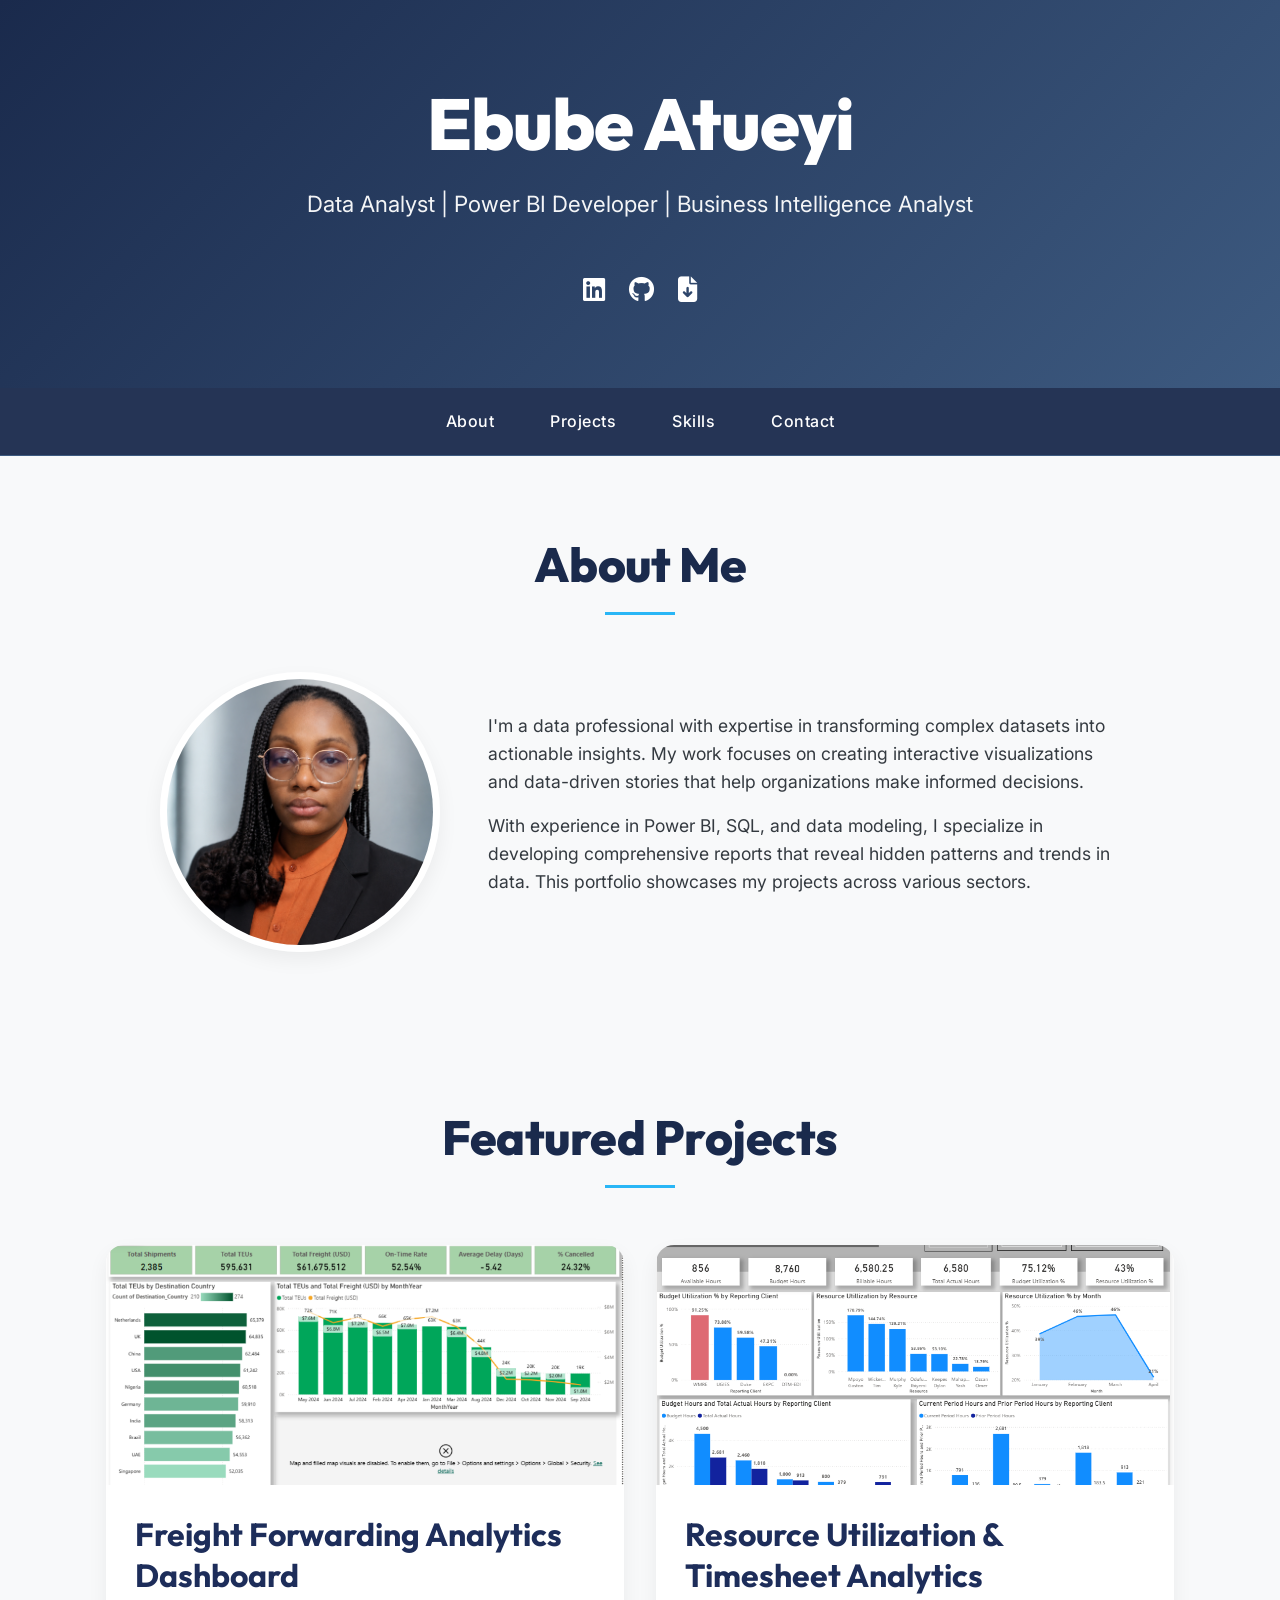
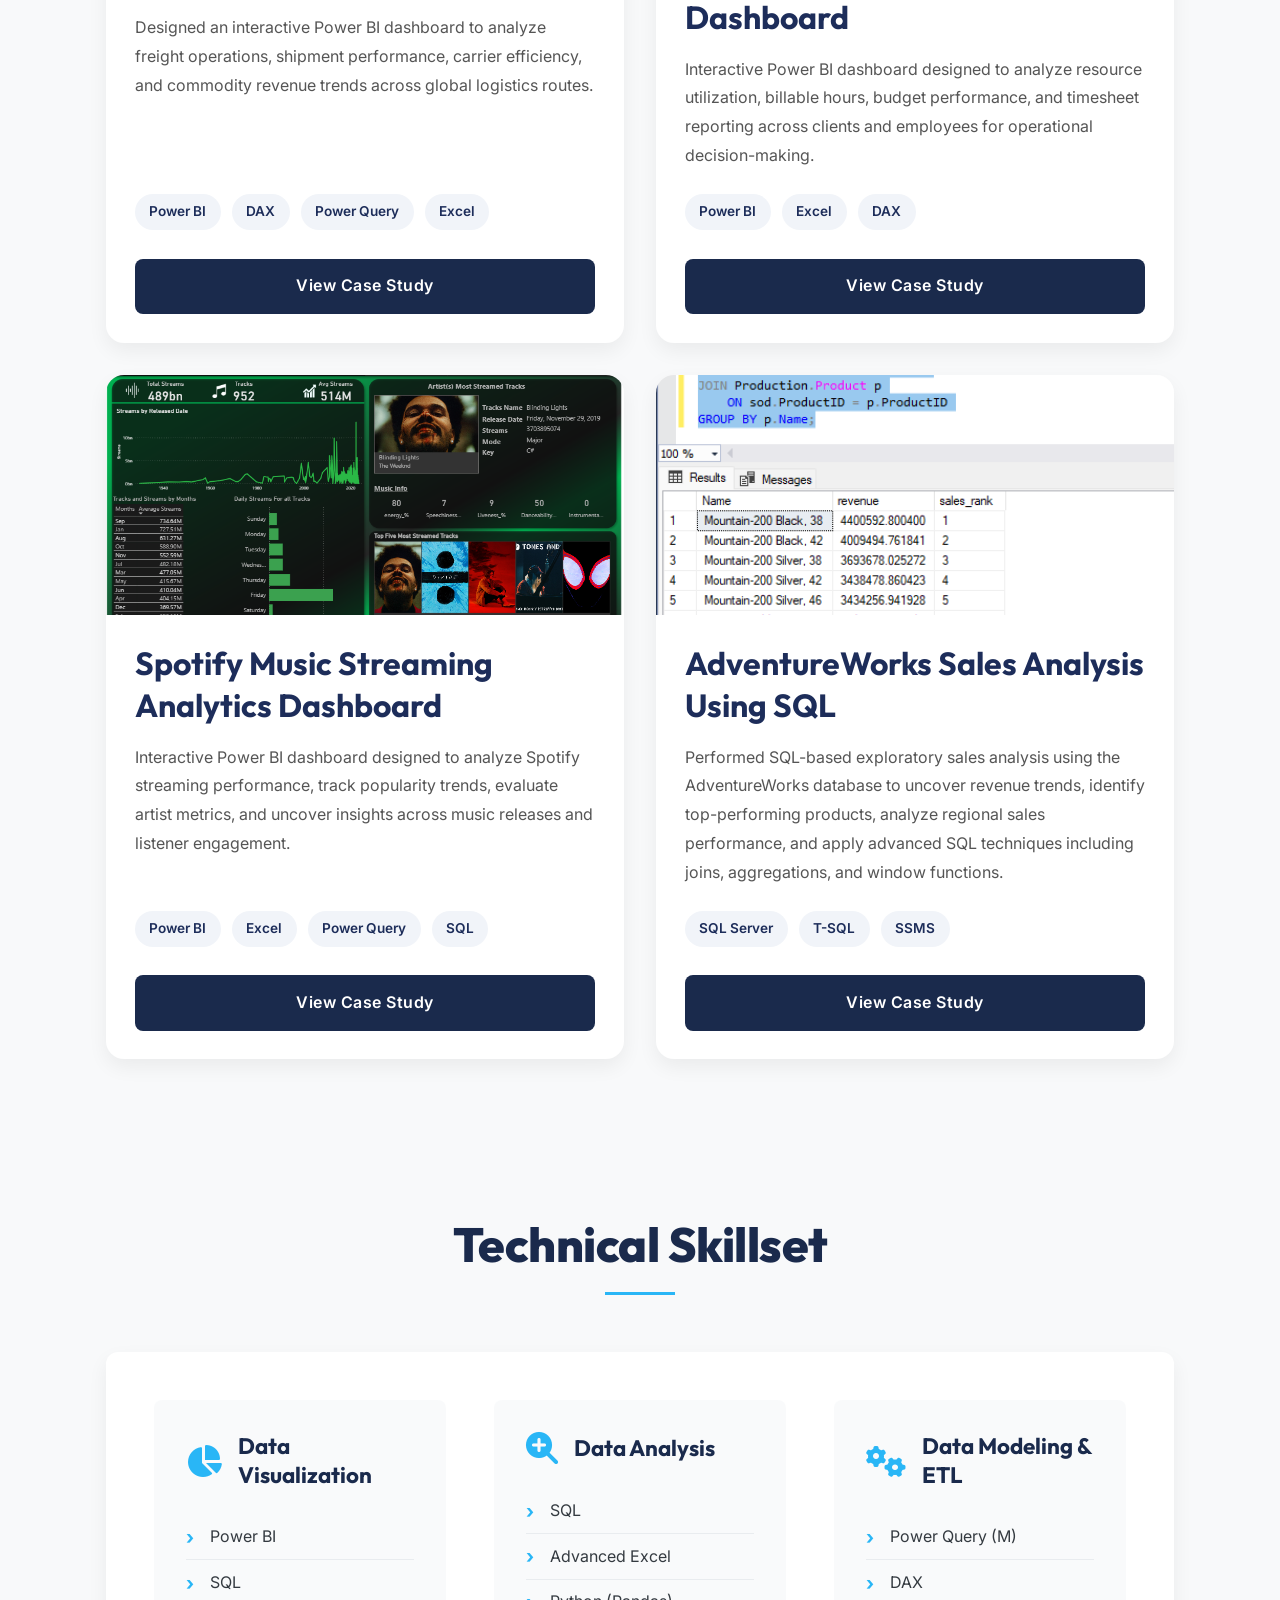
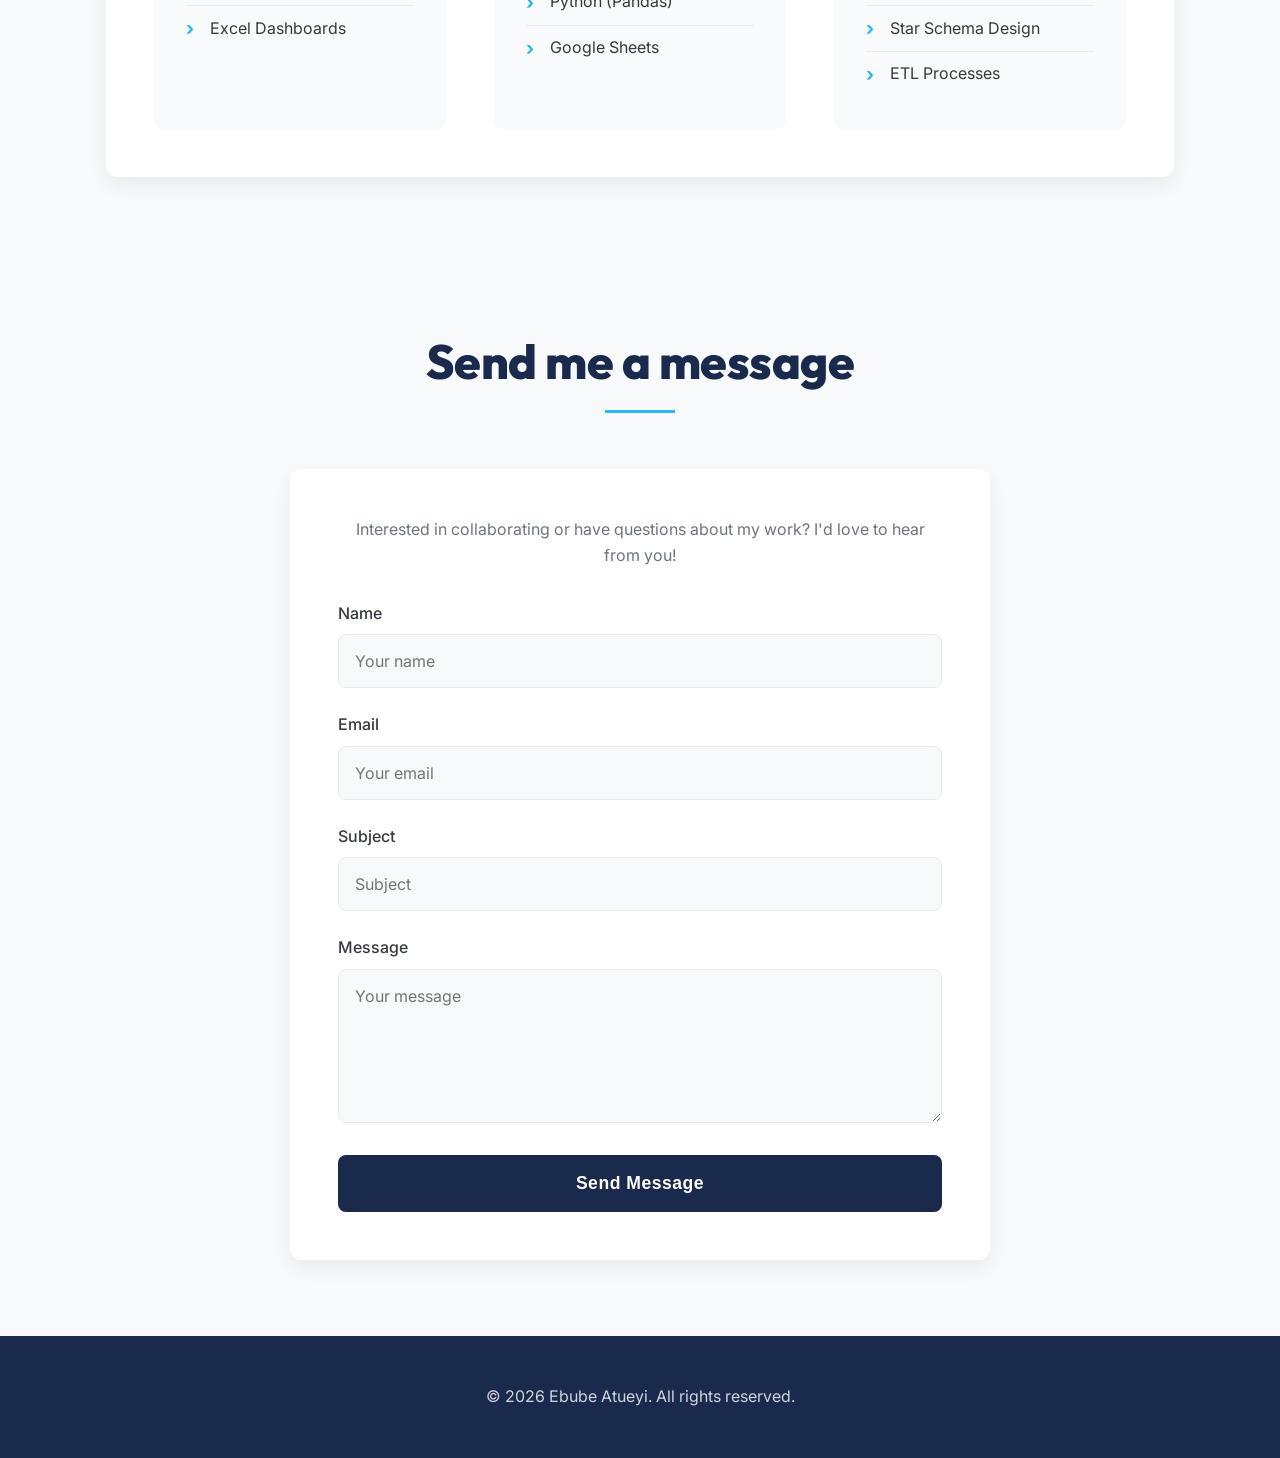
<file: index.html>
<!DOCTYPE html>
<html lang="en">

<head>
    <meta charset="UTF-8">
    <meta name="viewport" content="width=device-width, initial-scale=1.0">

    <!--💡UPDATE: Change the title to your name-->
    <title>Ebube Atueyi | Data Analysis Portfolio</title>

    <!--💡UPDATE: Add your favicon here. You can generate one at realfavicongenerator.net-->
    <link rel="icon" type="image/png" href="/favicon-32x32.png">
    <link rel="apple-touch-icon" href="/favicon-32x32.png">

    <!-- Google Fonts for Elegant Typography -->
    <link rel="preconnect" href="https://fonts.googleapis.com">
    <link rel="preconnect" href="https://fonts.gstatic.com" crossorigin>
    <link
        href="https://fonts.googleapis.com/css2?family=Inter:wght@300;400;500;600&family=Outfit:wght@500;600;700;800&display=swap"
        rel="stylesheet">

    <!-- Font Awesome for Icons -->
    <link rel="stylesheet" href="https://cdnjs.cloudflare.com/ajax/libs/font-awesome/6.4.2/css/all.min.css">

    <!-- Your Stylesheet -->
    <link rel="stylesheet" href="assets/css/style.css">
</head>

<body>

    <!-- HEADER SECTION -->
    <header>
        <div class="container">
            <!--💡UPDATE: Change to your name and title-->
            <h1>Ebube Atueyi</h1>
            <p>Data Analyst | Power BI Developer | Business Intelligence Analyst</p>
            <div class="social-links">
                <!--💡UPDATE: Add your social media links and CV file-->
                <a href="www.linkedin.com/in/ebube-atueyi-4a487623a" target="_blank" title="LinkedIn"><i
                        class="fab fa-linkedin"></i></a>
                <a href="https://github.com/Atueyi" target="_blank" title="GitHub"><i class="fab fa-github"></i></a>
                <a href="assets/Ebube Atueyi Resume.pdf" download title="Download CV"><i
                        class="fas fa-file-arrow-down"></i></a>
            </div>
        </div>
    </header>

    <!-- NAVIGATION -->
    <nav>
        <div class="container">
            <ul>
                <li><a href="#about">About</a></li>
                <li><a href="#projects">Projects</a></li>
                <li><a href="#skills">Skills</a></li>
                <li><a href="#contact">Contact</a></li>
            </ul>
        </div>
    </nav>

    <!-- ABOUT SECTION -->
    <section id="about" class="section">
        <div class="container">
            <h2>About Me</h2>
            <div class="about-content">
                <!--💡UPDATE: Change the image to your own profile photo in assets/images/-->
                <img src="assets/images/1002223525.png" alt="Your Name" class="profile-photo">
                <div class="about-text">
                    <!--💡UPDATE: Write your own 'About Me' text here-->
                    <p> I'm a data professional with expertise in transforming complex datasets into actionable
                        insights. My work focuses on creating interactive visualizations and data-driven stories that
                        help organizations make informed decisions.</p>
                    <p>With experience in Power BI, SQL, and data modeling, I specialize in developing comprehensive
                        reports that reveal hidden patterns and trends in data. This portfolio showcases my projects
                        across various sectors.</p>
                </div>
            </div>
        </div>
    </section>

    <!-- PROJECTS SECTION -->
    <section id="projects" class="section">
        <div class="container">
            <h2>Featured Projects</h2>

            <div class="projects-grid">

                <!-- PROJECT 1 -->
                <div class="project-card">

                    <!-- Project Screenshot -->
                    <div class="project-image">
                        <img src="assets/images/executive_overview.png" alt="Freight Dashboard Preview">
                    </div>

                    <!-- Project Content -->
                    <div class="project-card-content">

                        <h3>Freight Forwarding Analytics Dashboard</h3>

                        <p class="project-detail">
                            Designed an interactive Power BI dashboard to analyze freight operations,
                            shipment performance, carrier efficiency, and commodity revenue trends
                            across global logistics routes.
                        </p>

                        <!-- Tech Stack -->
                        <div class="tech-stack">
                            <span>Power BI</span>
                            <span>DAX</span>
                            <span>Power Query</span>
                            <span>Excel</span>
                        </div>

                        <!-- Buttons -->
                        <div class="project-buttons">
                            <a href="case-study/case-study.html" class="btn">View Case Study</a>
                        </div>
                    </div>
                </div>

                <!-- PROJECT 2 -->
                <div class="project-card">

                    <div class="project-image">
                        <img src="assets/images/Resource_Dashboard.png" alt="Timesheet dashboard preview">
                    </div>

                    <div class="project-card-content">
                        <h3>Resource Utilization & Timesheet Analytics Dashboard</h3>

                        <p class="project-detail">
                            Interactive Power BI dashboard designed to analyze resource utilization,
    billable hours, budget performance, and timesheet reporting across clients
    and employees for operational decision-making.
                        </p>

                        <div class="tech-stack">
                            <span>Power BI</span>
                            <span>Excel</span>
                            <span>DAX</span>
                        </div>

                  <!-- Buttons -->
                        <div class="project-buttons">
                            <a href="case-study/timesheet-case-study.html" class="btn">View Case Study</a>
                        </div>
                    </div>
                </div>

                <!-- PROJECT 3 -->
                <div class="project-card">
                    <div class="project-image">
                        <img src="assets/images/spotify_analysis.png" alt="spotify dashboard preview">
                    </div>
                    <div class="project-card-content">
                        <h3>Spotify Music Streaming Analytics Dashboard</h3>
                        <p class="project-detail">
                            Interactive Power BI dashboard designed to analyze Spotify streaming performance, track popularity 
                            trends, evaluate artist metrics, and uncover insights across music releases and listener engagement.
                        </p>
                        <div class="tech-stack">
                            <span>Power BI</span>
                            <span>Excel</span>
                            <span>Power Query</span>
                            <span>SQL</span>
                        </div>
                        <div class="project-buttons">
                            <a href="case-study/spotify-case-study.html" class="btn">View Case Study</a>
                        </div>
                    </div>
                </div>

                <!-- PROJECT 4 -->
                <div class="project-card">
                    <div class="project-image">
                        <img src="assets/images/Product _Ranking.png" alt="Product Ranking preview">
                    </div>
                    <div class="project-card-content">
                        <h3>AdventureWorks Sales Analysis Using SQL</h3>
                        <p class="project-detail">
                            Performed SQL-based exploratory sales analysis using the AdventureWorks database to uncover revenue trends, 
                            identify top-performing products, analyze regional sales performance, 
                            and apply advanced SQL techniques including joins, aggregations, and window functions.
                        </p>
                        <div class="tech-stack">
                            <span>SQL Server</span>
                            <span>T-SQL</span>
                            <span>SSMS</span>
                        </div>
                        <div class="project-buttons">
                            <a href="case-study/sql-case-study.html" class="btn">View Case Study</a>
                        </div>
                    </div>
                </div>

            </div>
        </div>
    </section>
    <!-- SKILLS SECTION -->
    <section id="skills" class="section">
        <div class="container">
            <h2>Technical Skillset</h2>
            <div class="skills-table">

                <!--💡UPDATE: Customize your skills in each category-->
                <!-- Column 1: Data Visualization -->
                <div class="skill-column">
                    <div class="skill-header">
                        <i class="fas fa-chart-pie"></i>
                        <h3>Data Visualization</h3>
                    </div>
                    <ul class="skill-list">
                        <li>Power BI</li>
                        <li>SQL</li>
                        <li>Excel Dashboards</li>
                    </ul>
                </div>

                <!-- Column 2: Data Analysis -->
                <div class="skill-column">
                    <div class="skill-header">
                        <i class="fas fa-search-plus"></i>
                        <h3>Data Analysis</h3>
                    </div>
                    <ul class="skill-list">
                        <li>SQL</li>
                        <li>Advanced Excel</li>
                        <li>Python (Pandas)</li>
                        <li>Google Sheets</li>
                    </ul>
                </div>

                <!-- Column 3: Data Modeling & ETL -->
                <div class="skill-column">
                    <div class="skill-header">
                        <i class="fas fa-cogs"></i>
                        <h3>Data Modeling & ETL</h3>
                    </div>
                    <ul class="skill-list">
                        <li>Power Query (M)</li>
                        <li>DAX</li>
                        <li>Star Schema Design</li>
                        <li>ETL Processes</li>
                    </ul>
                </div>

            </div>
        </div>
    </section>

    <!-- CONTACT FORM SECTION -->
    <section id="contact" class="section">
        <div class="container">
            <h2>Send me a message</h2>

            <!--💡UPDATE: Go to formsubmit.co and replace the email with your own-->
            <form action="https://formsubmit.co/ebubeatueyi@gmail.com" method="POST" class="contact-form">
                <p> Interested in collaborating or have questions about my work? I'd love to hear from you!</p>

                <!-- Form Fields -->
                <div class="form-group">
                    <label for="name">Name</label>
                    <input type="text" name="name" id="name" placeholder="Your name" required>
                </div>
                <div class="form-group">
                    <label for="email">Email</label>
                    <input type="email" name="email" id="email" placeholder="Your email" required>
                </div>
                <div class="form-group">
                    <label for="subject">Subject</label>
                    <input type="text" name="subject" id="subject" placeholder="Subject" required>
                </div>
                <div class="form-group">
                    <label for="message">Message</label>
                    <textarea name="message" id="message" rows="6" placeholder="Your message" required></textarea>
                </div>

                <!-- Submit Button -->
                <button type="submit" class="btn">Send Message</button>

            </form>
        </div>
    </section>

    <!-- FOOTER -->
    <footer>
        <div class="container">
            <!--💡UPDATE: Change the year and your name-->
            <p>
                &copy;
                <script>
                    document.write(new Date().getFullYear());
                </script>
                Ebube Atueyi. All rights reserved.
            </p>
        </div>
    </footer>

    <script src="assets/js/main.js"></script>

</body>

</html>
</file>
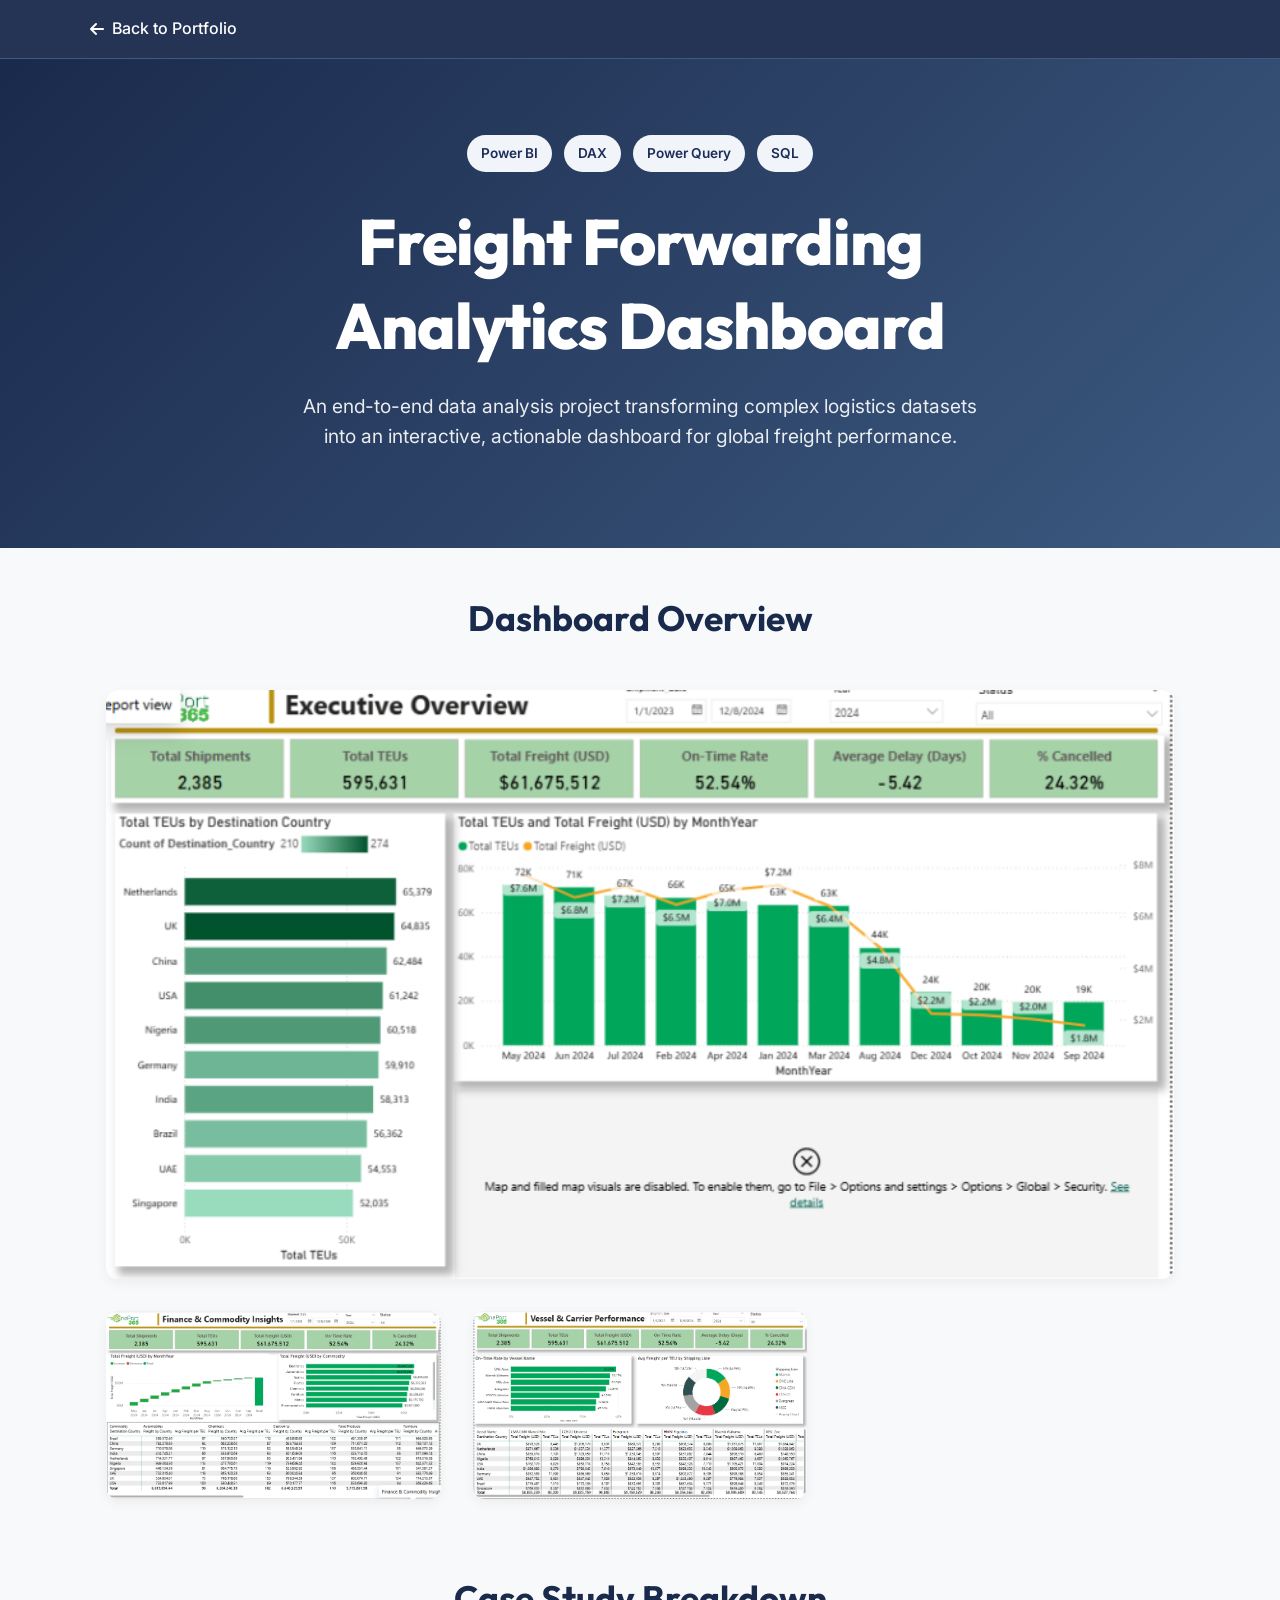
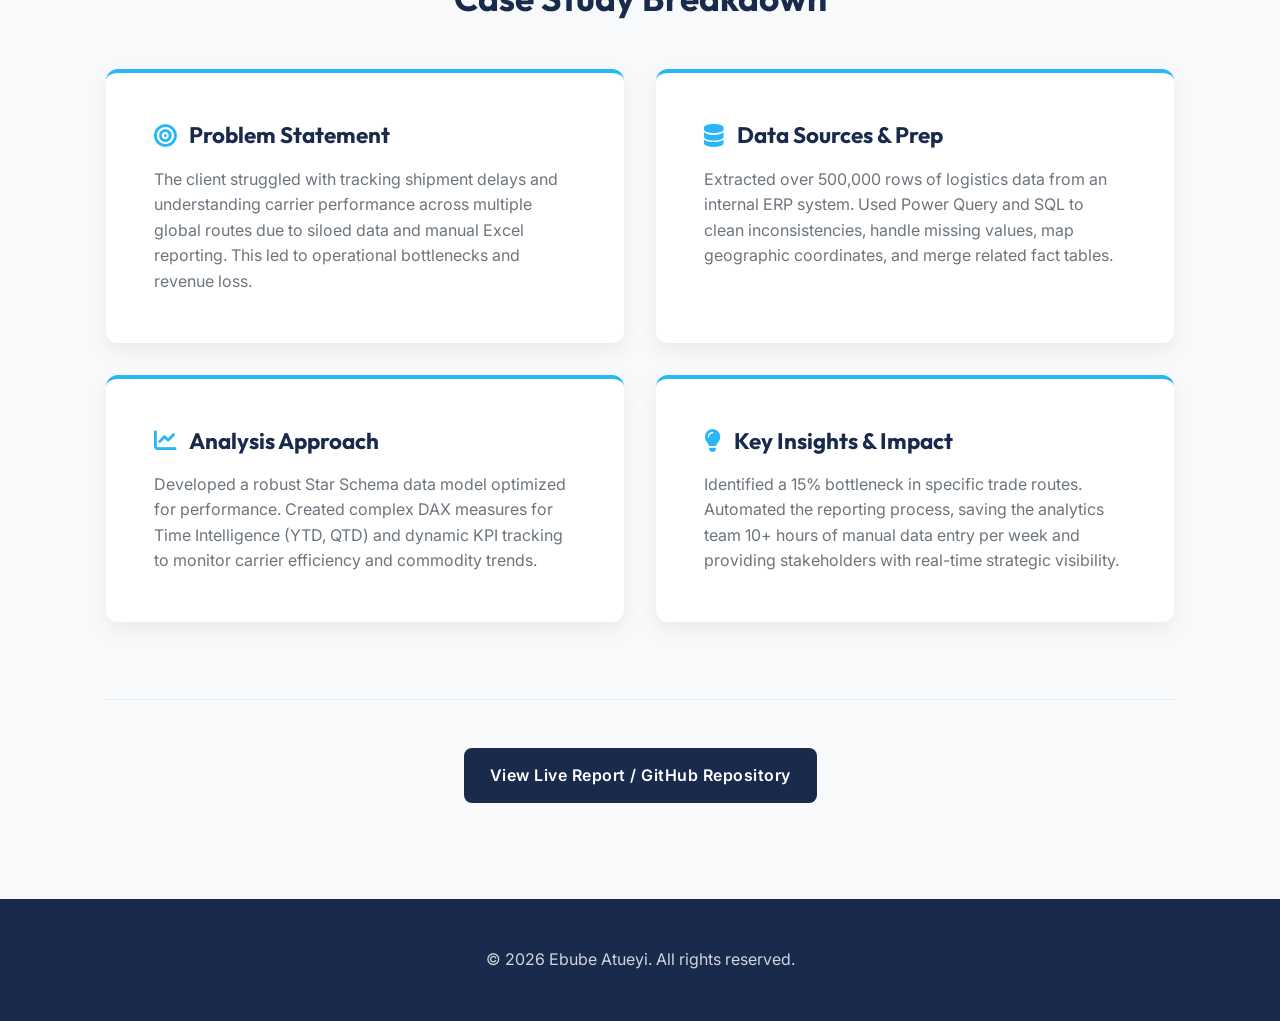
<file: case-study.html>
<!DOCTYPE html>
<html lang="en">

<head>
    <meta charset="UTF-8">
    <meta name="viewport" content="width=device-width, initial-scale=1.0">
    <title>Project Case Study | Ebube Atueyi</title>
    
    <!--💡UPDATE: Add your favicon here-->
    <link rel="icon" type="image/png" href="/favicon-32x32.png">
    <link rel="apple-touch-icon" href="/favicon-32x32.png">
    
    <!-- Google Fonts -->
    <link rel="preconnect" href="https://fonts.googleapis.com">
    <link rel="preconnect" href="https://fonts.gstatic.com" crossorigin>
    <link href="https://fonts.googleapis.com/css2?family=Inter:wght@300;400;500;600&family=Outfit:wght@500;600;700;800&display=swap" rel="stylesheet">
    
    <!-- Font Awesome -->
    <link rel="stylesheet" href="https://cdnjs.cloudflare.com/ajax/libs/font-awesome/6.4.2/css/all.min.css">
    
    <!-- Stylesheet -->
    <link rel="stylesheet" href="assets/css/style.css">
</head>

<body>

    <!-- NAVIGATION (Simplified for Case Study) -->
    <nav>
        <div class="container nav-case-study">
            <a href="index.html" class="back-link"><i class="fas fa-arrow-left"></i> Back to Portfolio</a>
        </div>
    </nav>

    <!-- CASE STUDY HERO -->
    <header class="case-study-hero">
        <div class="container">
            <div class="tech-stack hero-stack">
                <span>Power BI</span>
                <span>DAX</span>
                <span>Power Query</span>
                <span>SQL</span>
            </div>
            <h1>Freight Forwarding Analytics Dashboard</h1>
            <p>An end-to-end data analysis project transforming complex logistics datasets into an interactive, actionable dashboard for global freight performance.</p>
        </div>
    </header>

    <!-- MAIN CONTENT -->
    <main class="case-study-main">
        <div class="container">
            
            <!-- IMAGE GRID SECTION -->
            <section class="case-study-section">
                <h2>Dashboard Overview</h2>
                <div class="image-gallery">
                    <!--💡UPDATE: Replace with real screenshots-->
                    <div class="gallery-item large">
                        <img src="assets/images/executive_overview.png" alt="Main Dashboard View">
                    </div>
                    <div class="gallery-item">
                        <img src="assets/images/finance_commodity.png" alt="Financial Details">
                    </div>
                    <div class="gallery-item">
                        <img src="assets/images/vessel_performance.png" alt="Vessel Performance">
                    </div>
                </div>
            </section>

            <!-- CASE STUDY BREAKDOWN -->
            <section class="case-study-section">
                <h2>Case Study Breakdown</h2>
                <div class="breakdown-grid">
                    
                    <div class="breakdown-card">
                        <h3><i class="fas fa-bullseye"></i> Problem Statement</h3>
                        <p>The client struggled with tracking shipment delays and understanding carrier performance across multiple global routes due to siloed data and manual Excel reporting. This led to operational bottlenecks and revenue loss.</p>
                    </div>

                    <div class="breakdown-card">
                        <h3><i class="fas fa-database"></i> Data Sources & Prep</h3>
                        <p>Extracted over 500,000 rows of logistics data from an internal ERP system. Used Power Query and SQL to clean inconsistencies, handle missing values, map geographic coordinates, and merge related fact tables.</p>
                    </div>

                    <div class="breakdown-card">
                        <h3><i class="fas fa-chart-line"></i> Analysis Approach</h3>
                        <p>Developed a robust Star Schema data model optimized for performance. Created complex DAX measures for Time Intelligence (YTD, QTD) and dynamic KPI tracking to monitor carrier efficiency and commodity trends.</p>
                    </div>

                    <div class="breakdown-card">
                        <h3><i class="fas fa-lightbulb"></i> Key Insights & Impact</h3>
                        <p>Identified a 15% bottleneck in specific trade routes. Automated the reporting process, saving the analytics team 10+ hours of manual data entry per week and providing stakeholders with real-time strategic visibility.</p>
                    </div>

                </div>
            </section>

            <!-- FOOTER ACTION -->
            <div class="case-study-footer">
                <a href="https://github.com/Atueyi/Atueyi-data-project-documentation" target="_blank" class="btn">View Live Report / GitHub Repository</a>
            </div>

        </div>
    </main>

    <!-- FOOTER -->
    <footer>
        <div class="container">
            <p>&copy; <script>document.write(new Date().getFullYear());</script> Ebube Atueyi. All rights reserved.</p>
        </div>
    </footer>

</body>
</html>
</file>
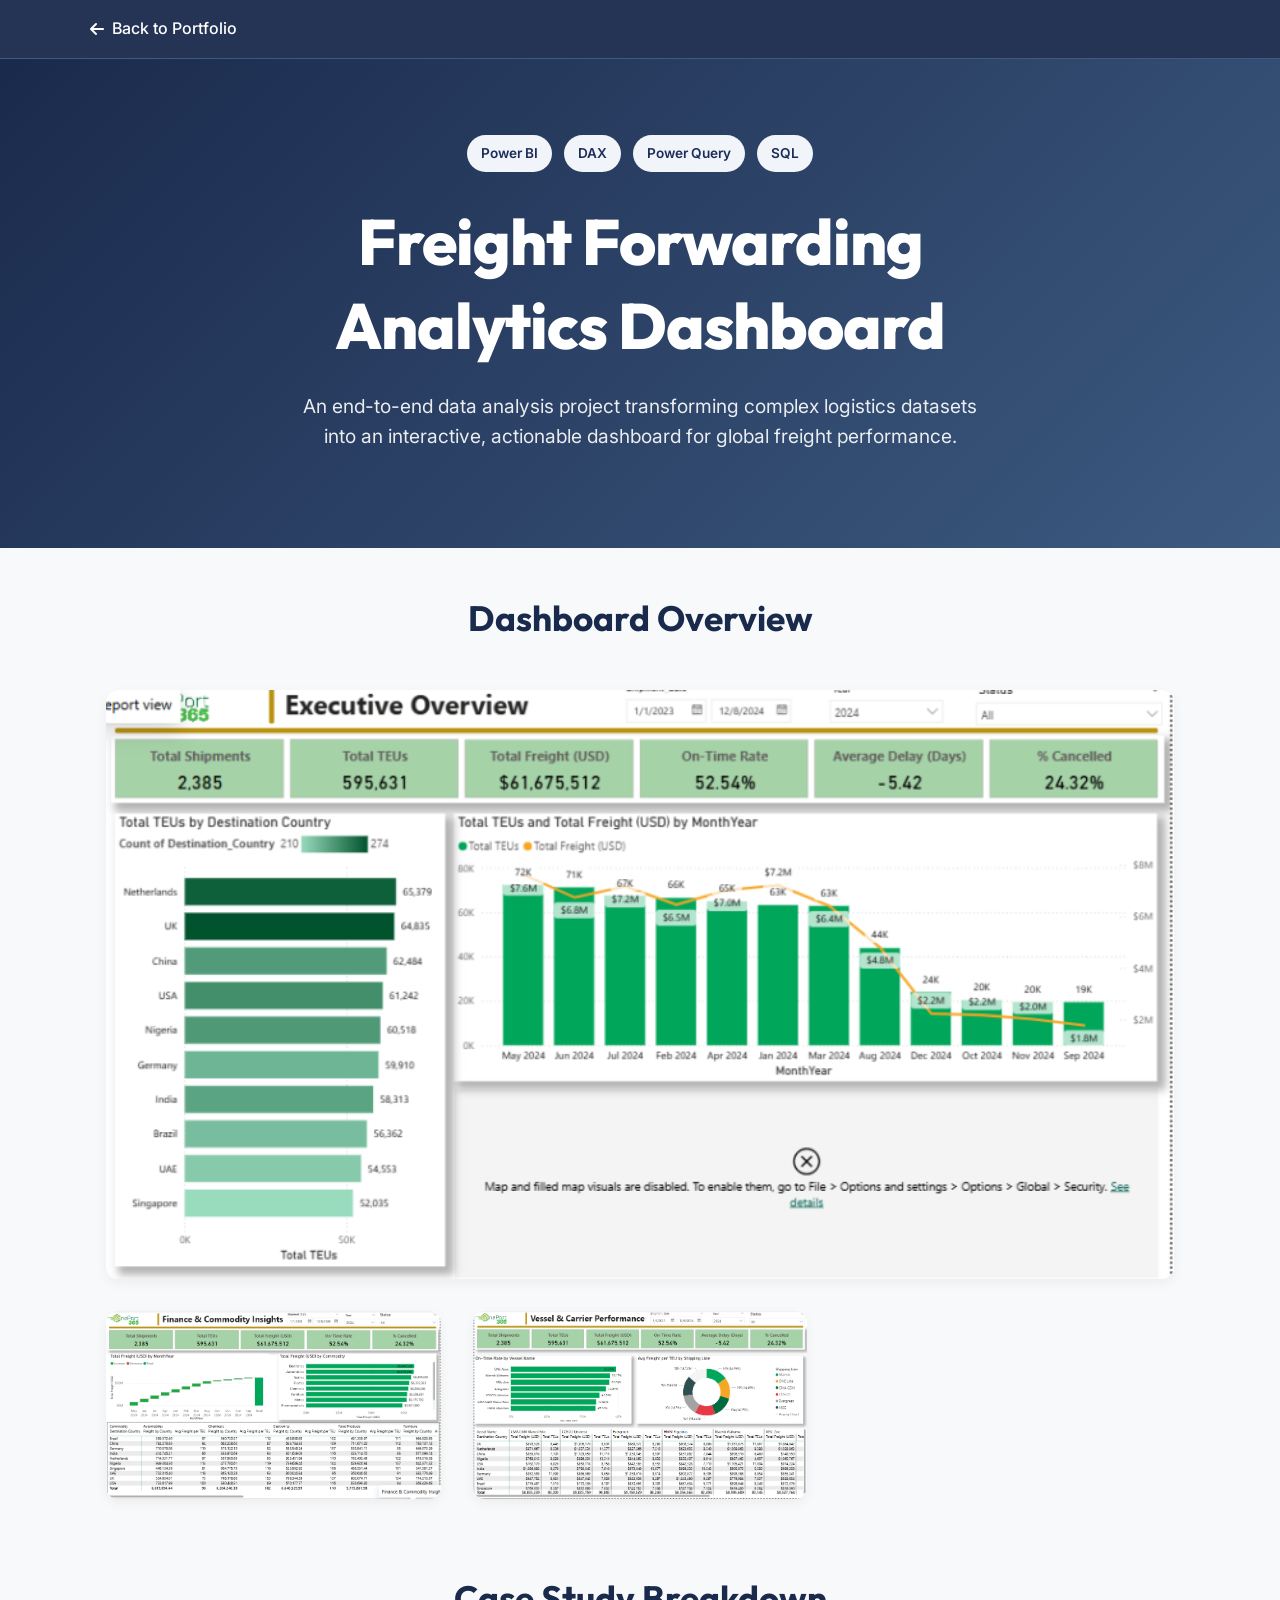
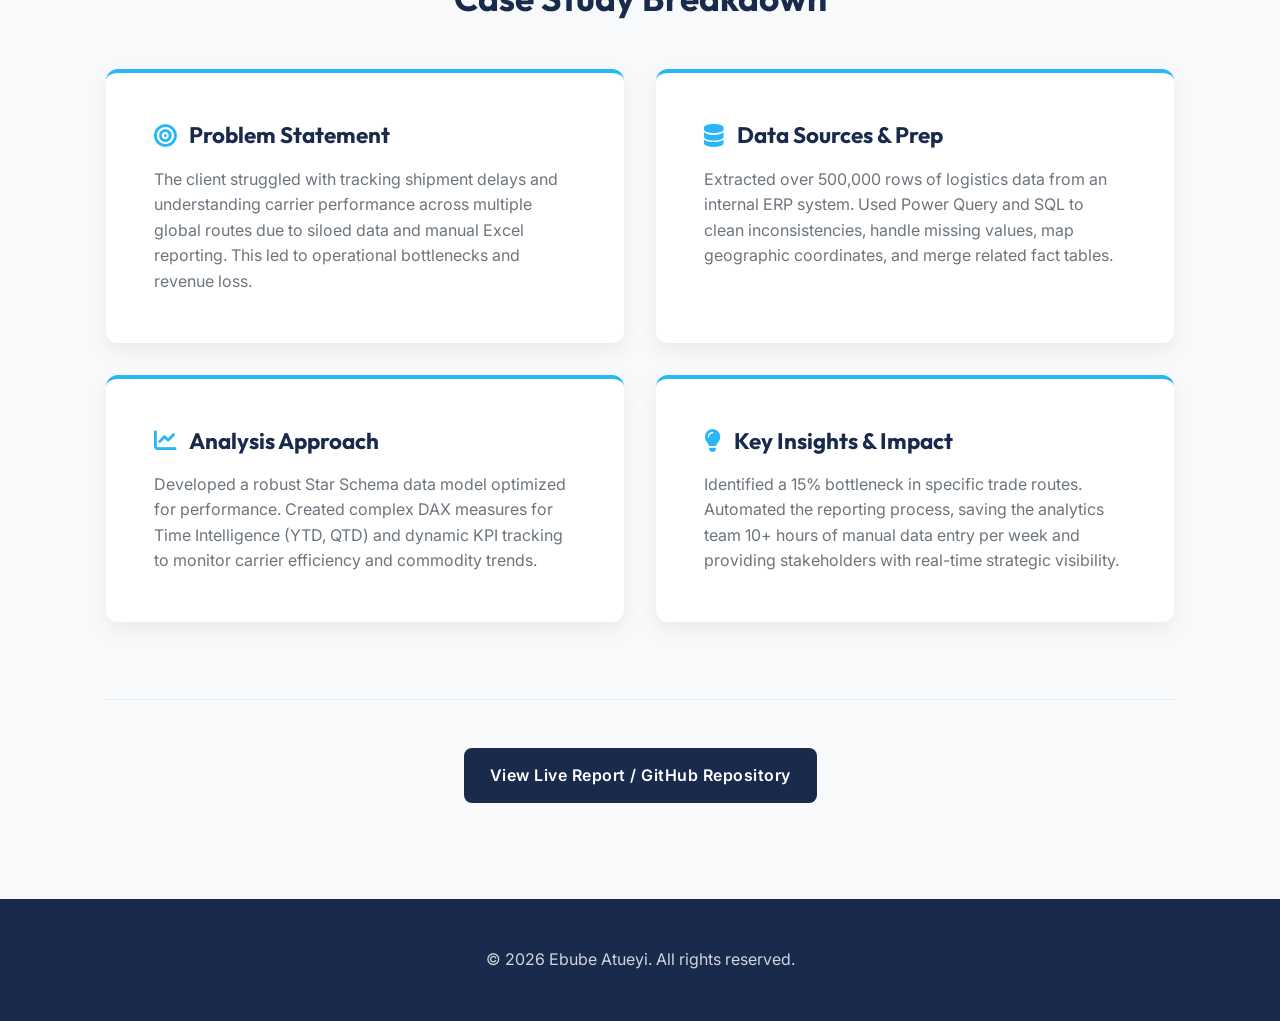
<file: case-study/case-study.html>
<!DOCTYPE html>
<html lang="en">

<head>
    <meta charset="UTF-8">
    <meta name="viewport" content="width=device-width, initial-scale=1.0">
    <title>Project Case Study | Ebube Atueyi</title>
    
    <!--💡UPDATE: Add your favicon here-->
    <link rel="icon" type="image/png" href="/favicon-32x32.png">
    <link rel="apple-touch-icon" href="/favicon-32x32.png">
    
    <!-- Google Fonts -->
    <link rel="preconnect" href="https://fonts.googleapis.com">
    <link rel="preconnect" href="https://fonts.gstatic.com" crossorigin>
    <link href="https://fonts.googleapis.com/css2?family=Inter:wght@300;400;500;600&family=Outfit:wght@500;600;700;800&display=swap" rel="stylesheet">
    
    <!-- Font Awesome -->
    <link rel="stylesheet" href="https://cdnjs.cloudflare.com/ajax/libs/font-awesome/6.4.2/css/all.min.css">
    
    <!-- Stylesheet -->
    <link rel="stylesheet" href="../assets/css/style.css">


</head>

<body>

    <!-- NAVIGATION (Simplified for Case Study) -->
    <nav>
        <div class="container nav-case-study">
            <a href="index.html" class="back-link"><i class="fas fa-arrow-left"></i> Back to Portfolio</a>
        </div>
    </nav>

    <!-- CASE STUDY HERO -->
    <header class="case-study-hero">
        <div class="container">
            <div class="tech-stack hero-stack">
                <span>Power BI</span>
                <span>DAX</span>
                <span>Power Query</span>
                <span>SQL</span>
            </div>
            <h1>Freight Forwarding Analytics Dashboard</h1>
            <p>An end-to-end data analysis project transforming complex logistics datasets into an interactive, actionable dashboard for global freight performance.</p>
        </div>
    </header>

    <!-- MAIN CONTENT -->
    <main class="case-study-main">
        <div class="container">
            
            <!-- IMAGE GRID SECTION -->
            <section class="case-study-section">
                <h2>Dashboard Overview</h2>
                <div class="image-gallery">
                    <!--💡UPDATE: Replace with real screenshots-->
                    <div class="gallery-item large">
                        <img src="../assets/images/executive_overview.png" alt="Main Dashboard View">
                    </div>
                    <div class="gallery-item">
                        <img src="../assets/images/finance_commodity.png" alt="Financial Details">
                    </div>
                    <div class="gallery-item">
                        <img src="../assets/images/vessel_performance.png" alt="Vessel Performance">
                    </div>
                </div>
            </section>

            <!-- CASE STUDY BREAKDOWN -->
            <section class="case-study-section">
                <h2>Case Study Breakdown</h2>
                <div class="breakdown-grid">
                    
                    <div class="breakdown-card">
                        <h3><i class="fas fa-bullseye"></i> Problem Statement</h3>
                        <p>The client struggled with tracking shipment delays and understanding carrier performance across multiple global routes due to siloed data and manual Excel reporting. This led to operational bottlenecks and revenue loss.</p>
                    </div>

                    <div class="breakdown-card">
                        <h3><i class="fas fa-database"></i> Data Sources & Prep</h3>
                        <p>Extracted over 500,000 rows of logistics data from an internal ERP system. Used Power Query and SQL to clean inconsistencies, handle missing values, map geographic coordinates, and merge related fact tables.</p>
                    </div>

                    <div class="breakdown-card">
                        <h3><i class="fas fa-chart-line"></i> Analysis Approach</h3>
                        <p>Developed a robust Star Schema data model optimized for performance. Created complex DAX measures for Time Intelligence (YTD, QTD) and dynamic KPI tracking to monitor carrier efficiency and commodity trends.</p>
                    </div>

                    <div class="breakdown-card">
                        <h3><i class="fas fa-lightbulb"></i> Key Insights & Impact</h3>
                        <p>Identified a 15% bottleneck in specific trade routes. Automated the reporting process, saving the analytics team 10+ hours of manual data entry per week and providing stakeholders with real-time strategic visibility.</p>
                    </div>

                </div>
            </section>

            <!-- FOOTER ACTION -->
            <div class="case-study-footer">
                <a href="https://github.com/Atueyi/Atueyi-data-project-documentation" target="_blank" class="btn">View Live Report / GitHub Repository</a>
            </div>

        </div>
    </main>

    <!-- FOOTER -->
    <footer>
        <div class="container">
            <p>&copy; <script>document.write(new Date().getFullYear());</script> Ebube Atueyi. All rights reserved.</p>
        </div>
    </footer>

</body>
</html>
</file>
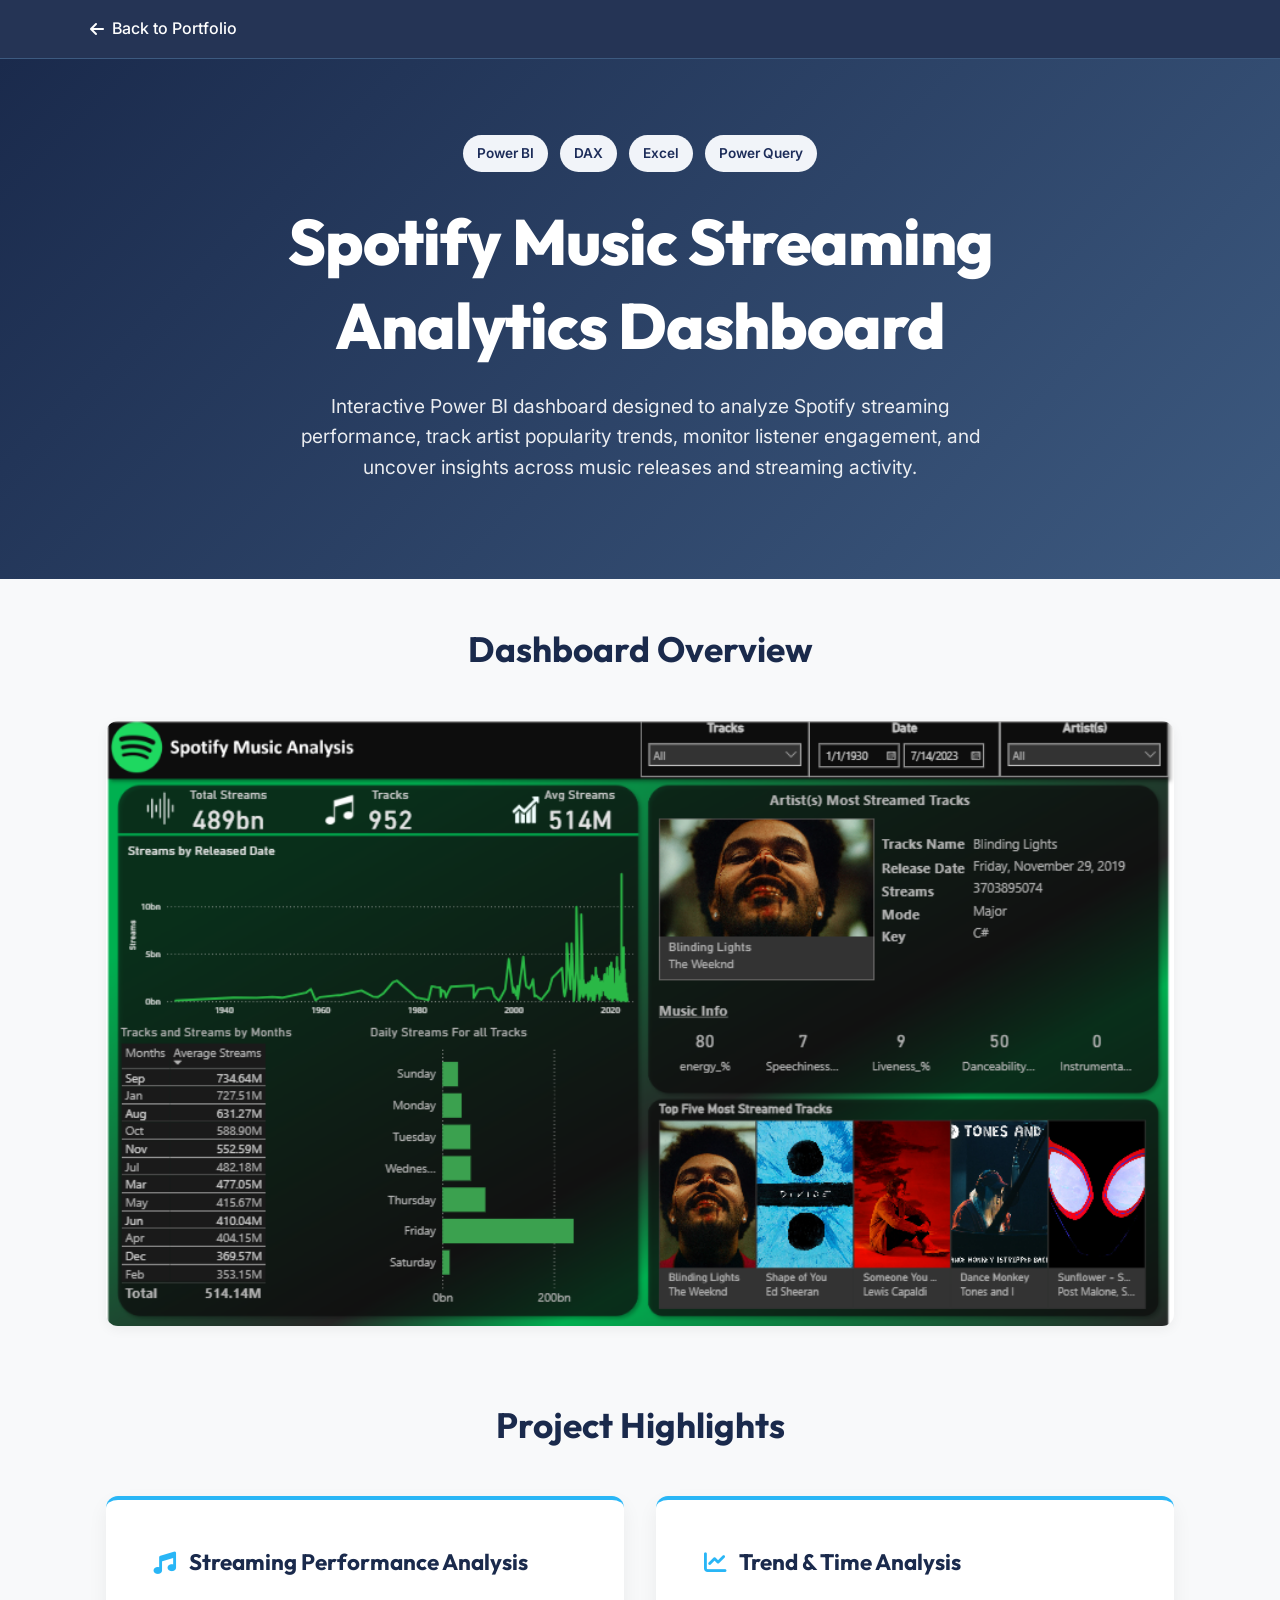
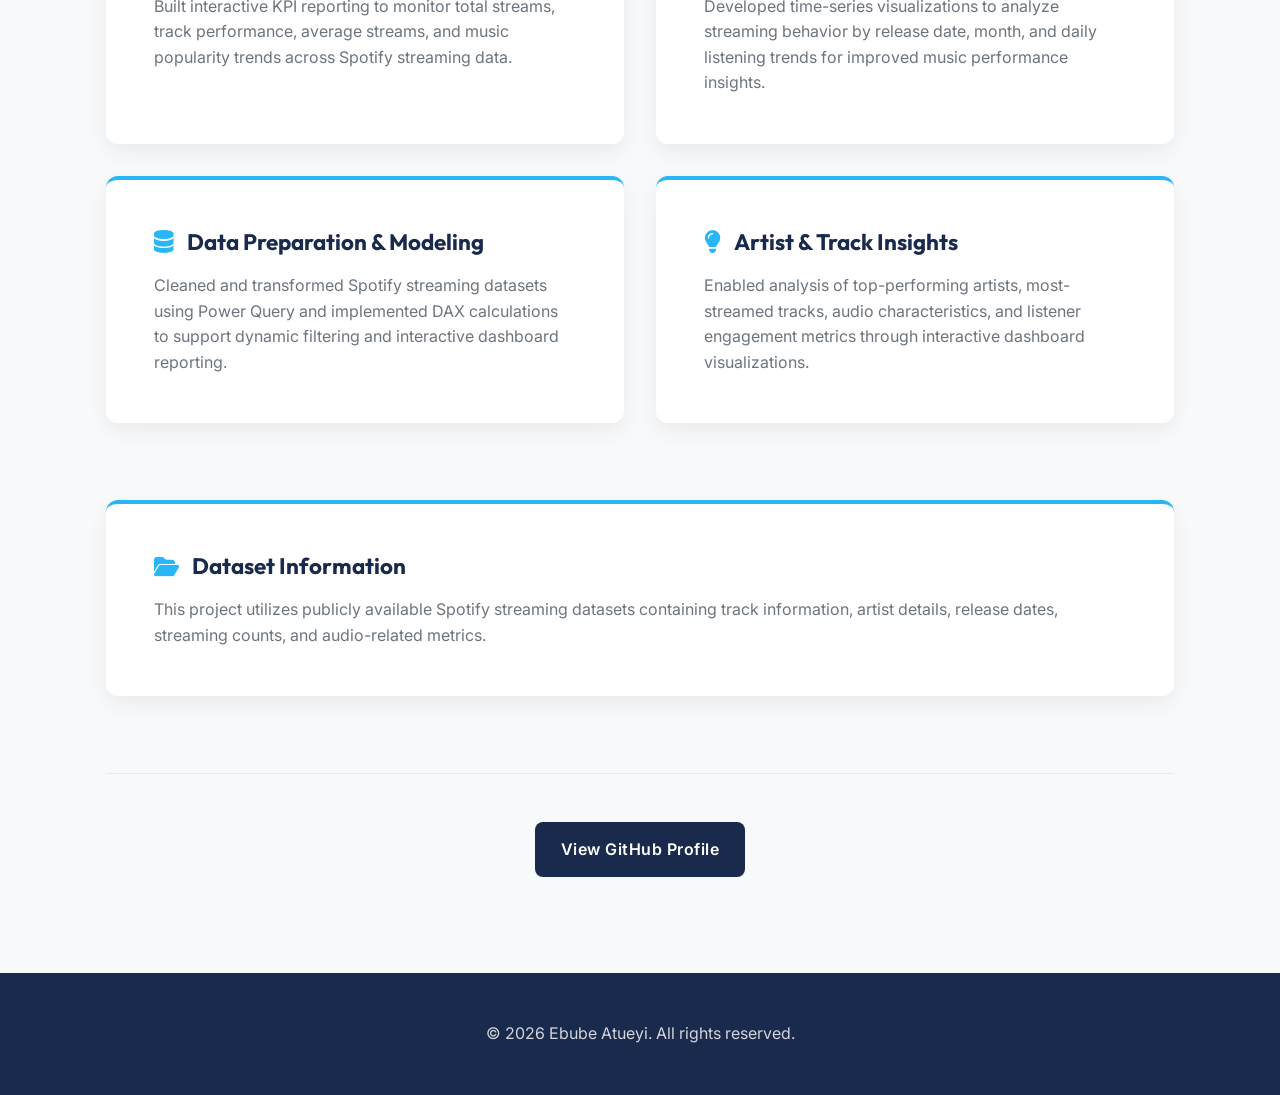
<file: case-study/spotify-case-study.html>
<!DOCTYPE html>
<html lang="en">

<head>
    <meta charset="UTF-8">
    <meta name="viewport" content="width=device-width, initial-scale=1.0">
    <title>Project Case Study | Ebube Atueyi</title>

    <link rel="icon" type="image/png" href="../favicon-32x32.png">
    <link rel="apple-touch-icon" href="../favicon-32x32.png">

    <!-- Google Fonts -->
    <link rel="preconnect" href="https://fonts.googleapis.com">
    <link rel="preconnect" href="https://fonts.gstatic.com" crossorigin>
    <link href="https://fonts.googleapis.com/css2?family=Inter:wght@300;400;500;600&family=Outfit:wght@500;600;700;800&display=swap" rel="stylesheet">

    <!-- Font Awesome -->
    <link rel="stylesheet" href="https://cdnjs.cloudflare.com/ajax/libs/font-awesome/6.4.2/css/all.min.css">

    <!-- Stylesheet -->
    <link rel="stylesheet" href="../assets/css/style.css">
</head>

<body>

    <!-- NAVIGATION -->
    <nav>
        <div class="container nav-case-study">
            <a href="../index.html" class="back-link">
                <i class="fas fa-arrow-left"></i> Back to Portfolio
            </a>
        </div>
    </nav>

    <!-- HERO -->
    <header class="case-study-hero">
        <div class="container">

            <div class="tech-stack hero-stack">
                <span>Power BI</span>
                <span>DAX</span>
                <span>Excel</span>
                <span>Power Query</span>
            </div>

            <h1>Spotify Music Streaming Analytics Dashboard</h1>

            <p>
                Interactive Power BI dashboard designed to analyze Spotify streaming
                performance, track artist popularity trends, monitor listener engagement,
                and uncover insights across music releases and streaming activity.
            </p>

        </div>
    </header>

    <!-- MAIN -->
    <main class="case-study-main">
        <div class="container">

            <!-- DASHBOARD PREVIEW -->
            <section class="case-study-section">

                <h2>Dashboard Overview</h2>

                <div class="image-gallery">

                    <div class="gallery-item large">
                        <img src="../assets/images/spotify_analysis.png"
                            alt="Spotify Dashboard Overview">
                    </div>

                </div>

            </section>

            <!-- PROJECT HIGHLIGHTS -->
            <section class="case-study-section">

                <h2>Project Highlights</h2>

                <div class="breakdown-grid">

                    <div class="breakdown-card">
                        <h3><i class="fas fa-music"></i> Streaming Performance Analysis</h3>

                        <p>
                            Built interactive KPI reporting to monitor total streams,
                            track performance, average streams, and music popularity
                            trends across Spotify streaming data.
                        </p>
                    </div>

                    <div class="breakdown-card">
                        <h3><i class="fas fa-chart-line"></i> Trend & Time Analysis</h3>

                        <p>
                            Developed time-series visualizations to analyze streaming
                            behavior by release date, month, and daily listening trends
                            for improved music performance insights.
                        </p>
                    </div>

                    <div class="breakdown-card">
                        <h3><i class="fas fa-database"></i> Data Preparation & Modeling</h3>

                        <p>
                            Cleaned and transformed Spotify streaming datasets using
                            Power Query and implemented DAX calculations to support
                            dynamic filtering and interactive dashboard reporting.
                        </p>
                    </div>

                    <div class="breakdown-card">
                        <h3><i class="fas fa-lightbulb"></i> Artist & Track Insights</h3>

                        <p>
                            Enabled analysis of top-performing artists, most-streamed
                            tracks, audio characteristics, and listener engagement
                            metrics through interactive dashboard visualizations.
                        </p>
                    </div>

                </div>

            </section>

            <!-- DATASET NOTE -->
            <section class="case-study-section">

                <div class="breakdown-card">

                    <h3><i class="fas fa-folder-open"></i> Dataset Information</h3>

                    <p>
                        This project utilizes publicly available Spotify streaming
                        datasets containing track information, artist details,
                        release dates, streaming counts, and audio-related metrics.
                    </p>

                </div>

            </section>

            <!-- FOOTER BUTTON -->
            <div class="case-study-footer">

                <a href="https://github.com/Atueyi"
                    target="_blank"
                    class="btn">

                    View GitHub Profile

                </a>

            </div>

        </div>
    </main>

    <!-- FOOTER -->
    <footer>
        <div class="container">

            <p>
                &copy;
                <script>document.write(new Date().getFullYear());</script>
                Ebube Atueyi. All rights reserved.
            </p>

        </div>
    </footer>

</body>

</html>
</file>
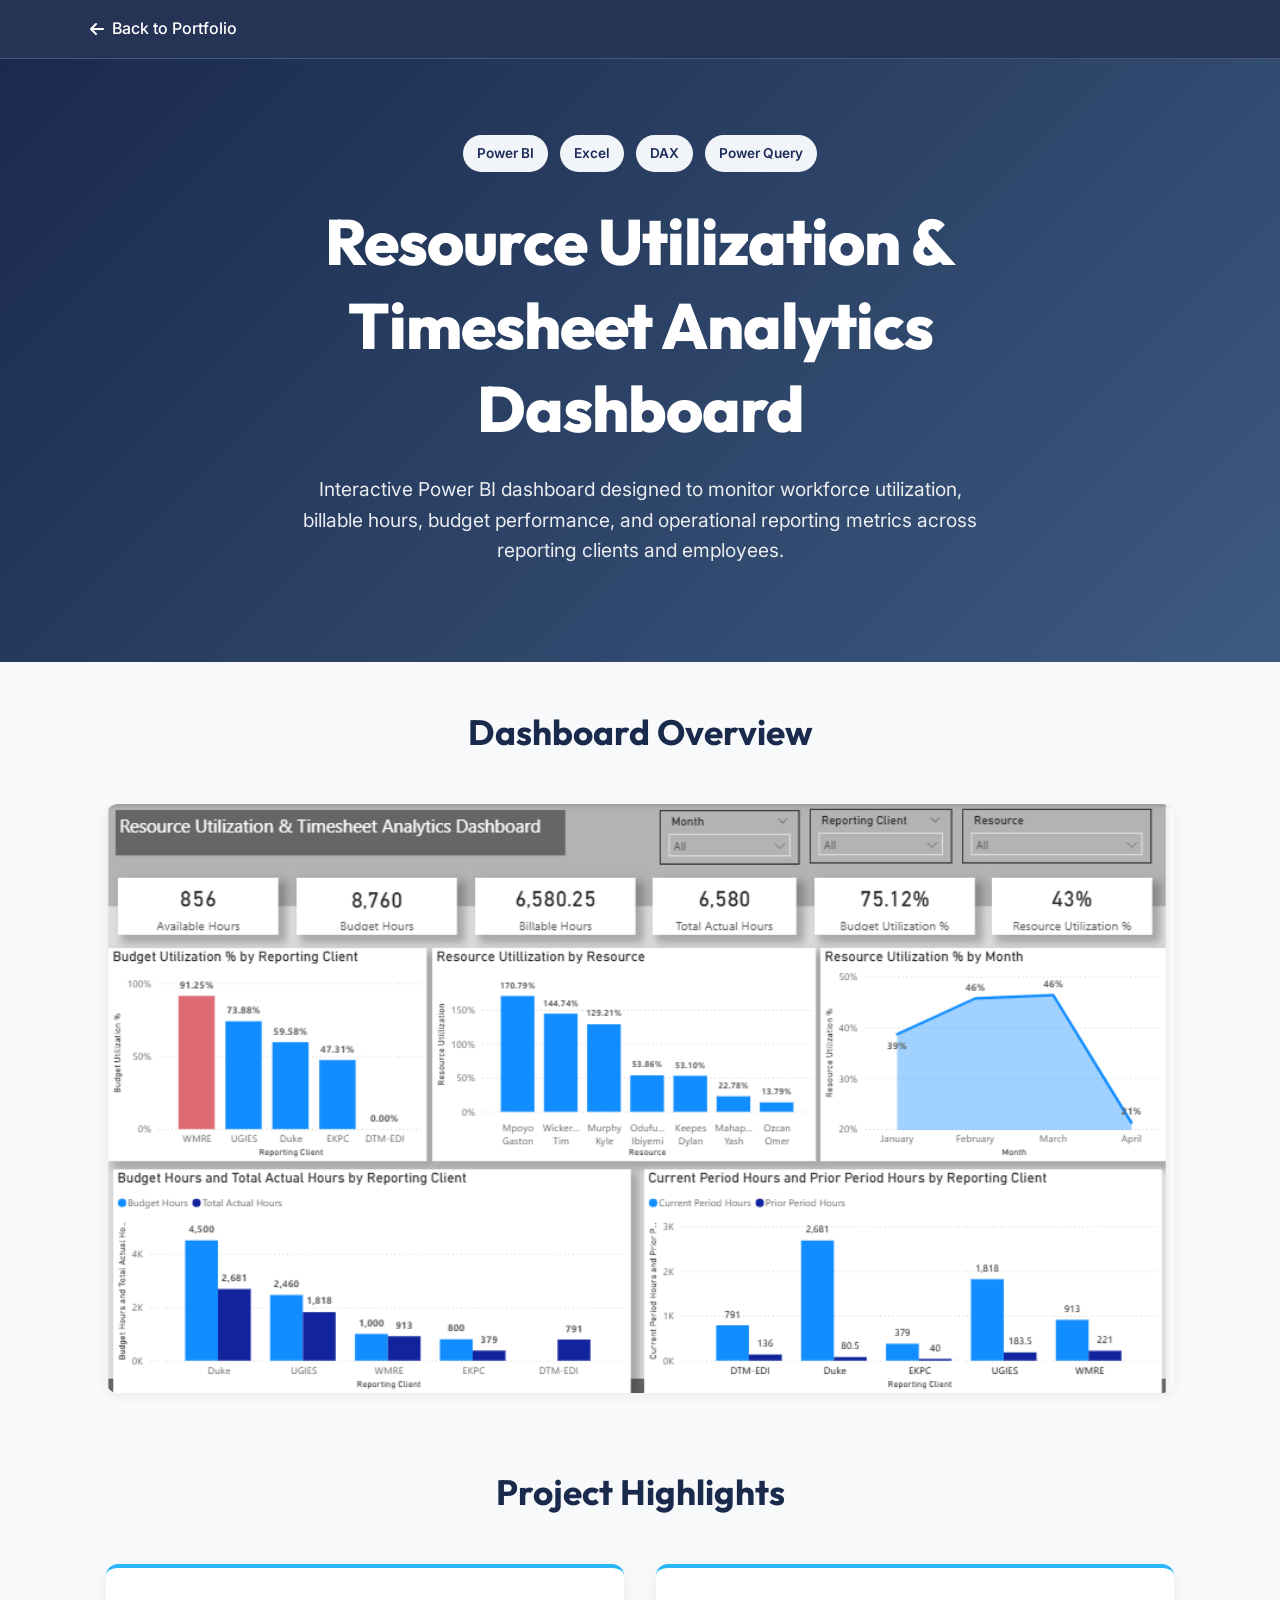
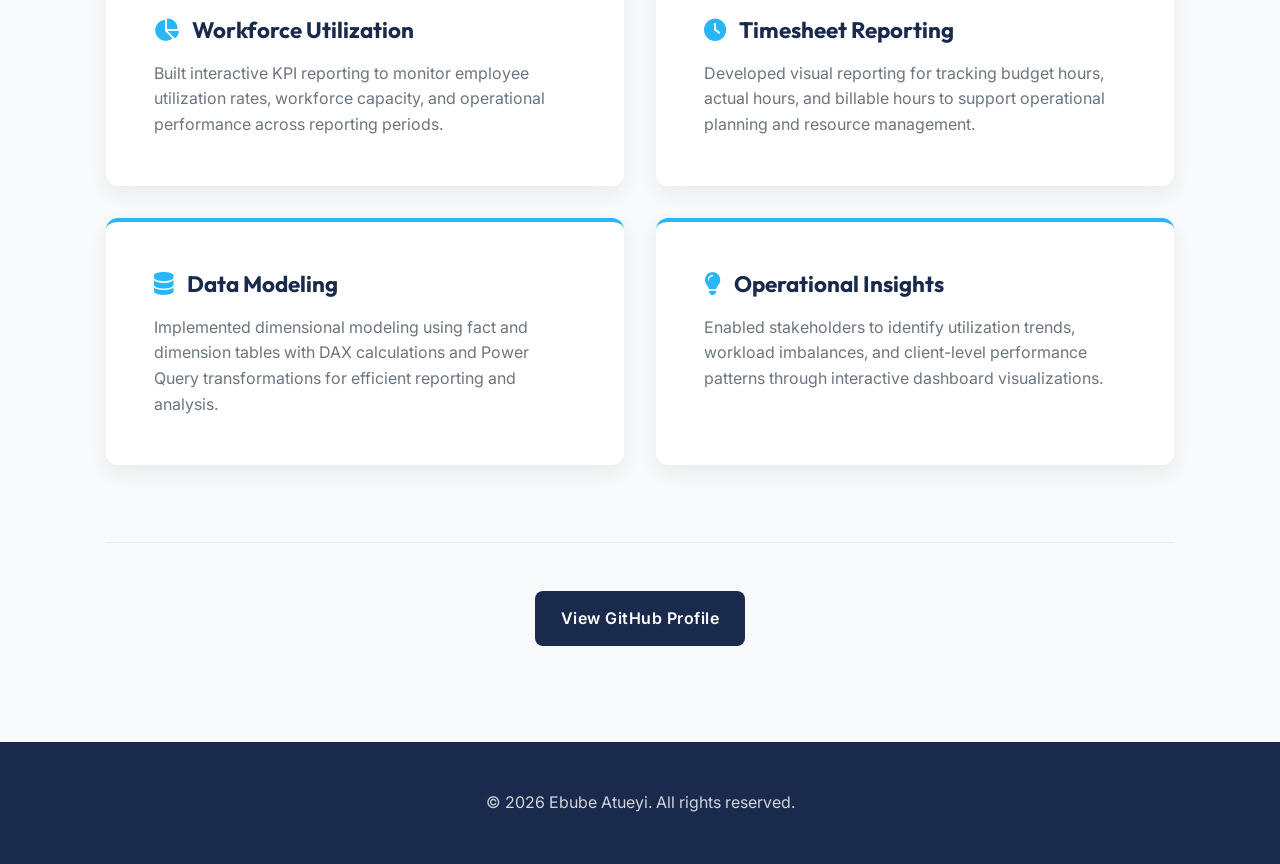
<file: case-study/timesheet-case-study.html>
<!DOCTYPE html>
<html lang="en">

<head>
    <meta charset="UTF-8">
    <meta name="viewport" content="width=device-width, initial-scale=1.0">
    <title>Project Case Study | Ebube Atueyi</title>

    <link rel="icon" type="image/png" href="/favicon-32x32.png">
    <link rel="apple-touch-icon" href="/favicon-32x32.png">

    <!-- Google Fonts -->
    <link rel="preconnect" href="https://fonts.googleapis.com">
    <link rel="preconnect" href="https://fonts.gstatic.com" crossorigin>
    <link href="https://fonts.googleapis.com/css2?family=Inter:wght@300;400;500;600&family=Outfit:wght@500;600;700;800&display=swap" rel="stylesheet">

    <!-- Font Awesome -->
    <link rel="stylesheet" href="https://cdnjs.cloudflare.com/ajax/libs/font-awesome/6.4.2/css/all.min.css">

    <!-- Stylesheet -->
    <link rel="stylesheet" href="../assets/css/style.css">
</head>

<body>

    <!-- NAVIGATION -->
    <nav>
        <div class="container nav-case-study">
            <a href="index.html" class="back-link">
                <i class="fas fa-arrow-left"></i> Back to Portfolio
            </a>
        </div>
    </nav>

    <!-- HERO -->
    <header class="case-study-hero">
        <div class="container">

            <div class="tech-stack hero-stack">
                <span>Power BI</span>
                <span>Excel</span>
                <span>DAX</span>
                <span>Power Query</span>
            </div>

            <h1>Resource Utilization & Timesheet Analytics Dashboard</h1>

            <p>
                Interactive Power BI dashboard designed to monitor workforce utilization,
                billable hours, budget performance, and operational reporting metrics
                across reporting clients and employees.
            </p>

        </div>
    </header>

    <!-- MAIN -->
    <main class="case-study-main">
        <div class="container">

            <!-- DASHBOARD PREVIEW -->
            <section class="case-study-section">

                <h2>Dashboard Overview</h2>

                <div class="image-gallery">

                    <div class="gallery-item large">
                        <img src="../assets/images/Resource_Dashboard.png"
     alt="Timesheet Dashboard Overview">
                    </div>

                </div>

            </section>

            <!-- PROJECT HIGHLIGHTS -->
            <section class="case-study-section">

                <h2>Project Highlights</h2>

                <div class="breakdown-grid">

                    <div class="breakdown-card">
                        <h3><i class="fas fa-chart-pie"></i> Workforce Utilization</h3>

                        <p>
                            Built interactive KPI reporting to monitor employee
                            utilization rates, workforce capacity, and operational
                            performance across reporting periods.
                        </p>
                    </div>

                    <div class="breakdown-card">
                        <h3><i class="fas fa-clock"></i> Timesheet Reporting</h3>

                        <p>
                            Developed visual reporting for tracking budget hours,
                            actual hours, and billable hours to support operational
                            planning and resource management.
                        </p>
                    </div>

                    <div class="breakdown-card">
                        <h3><i class="fas fa-database"></i> Data Modeling</h3>

                        <p>
                            Implemented dimensional modeling using fact and dimension
                            tables with DAX calculations and Power Query transformations
                            for efficient reporting and analysis.
                        </p>
                    </div>

                    <div class="breakdown-card">
                        <h3><i class="fas fa-lightbulb"></i> Operational Insights</h3>

                        <p>
                            Enabled stakeholders to identify utilization trends,
                            workload imbalances, and client-level performance patterns
                            through interactive dashboard visualizations.
                        </p>
                    </div>

                </div>

            </section>


            <!-- FOOTER BUTTON -->
            <div class="case-study-footer">

                <a href="https://github.com/Atueyi"
                    target="_blank"
                    class="btn">

                    View GitHub Profile

                </a>

            </div>

        </div>
    </main>

    <!-- FOOTER -->
    <footer>
        <div class="container">

            <p>
                &copy;
                <script>document.write(new Date().getFullYear());</script>
                Ebube Atueyi. All rights reserved.
            </p>

        </div>
    </footer>

</body>

</html>
</file>
<file: assets/css/style.css>
/* =========================================
   1. VARIABLES & TOKENS
========================================= */
:root {
	/* Color Palette */
	--primary-color: #1a2a4c;
	--secondary-color: #3d5a80;
	--accent-color: #29b6f6;
	--accent-light: rgba(41, 182, 246, 0.15);
	--accent-dark: #0288d1;

	/* Neutral Colors */
	--bg-main: #f8f9fa;
	--bg-card: #ffffff;
	--bg-alt: rgba(248, 249, 250, 0.8);
	--text-main: #343a40;
	--text-muted: #6c757d;
	--text-light: #ffffff;
	--border-light: #e9ecef;

	/* Typography */
	--font-heading: "Outfit", sans-serif;
	--font-body: "Inter", sans-serif;

	/* Layout & Spacing */
	--max-width: 1100px;
	--spacing-sm: clamp(0.5rem, 1.5vw, 1rem);
	--spacing-md: clamp(1rem, 2.5vw, 2rem);
	--spacing-lg: clamp(2rem, 4vw, 3rem);
	--spacing-xl: clamp(3rem, 6vw, 6rem);
	
	/* Radii & Shadows */
	--radius-sm: 8px;
	--radius-md: 12px;
	--radius-lg: 18px;
	--radius-full: 50%;
	
	--shadow-sm: 0 4px 12px rgba(0, 0, 0, 0.05);
	--shadow-md: 0 8px 20px rgba(0, 0, 0, 0.06);
	--shadow-hover: 0 12px 28px rgba(0, 0, 0, 0.12);
	
	/* Transitions */
	--transition-fast: 0.2s ease;
	--transition-normal: 0.3s ease;
}

/* =========================================
   2. BASE & RESET
========================================= */
*, *::before, *::after {
	margin: 0;
	padding: 0;
	box-sizing: border-box;
}

html {
	scroll-behavior: smooth;
	font-size: 16px;
}

body {
	font-family: var(--font-body);
	font-weight: 400;
	line-height: 1.6;
	background-color: var(--bg-main);
	color: var(--text-main);
	-webkit-font-smoothing: antialiased;
}

.container {
	width: 90%;
	max-width: var(--max-width);
	margin: 0 auto;
	padding: 0 var(--spacing-sm);
}

a {
	text-decoration: none;
	color: var(--accent-color);
	transition: all var(--transition-normal);
}

a:hover {
	opacity: 0.8;
}

img {
	max-width: 100%;
	height: auto;
	display: block;
}

ul {
	list-style: none;
}

/* =========================================
   3. TYPOGRAPHY
========================================= */
h1, h2, h3, h4, h5, h6 {
	font-family: var(--font-heading);
	color: var(--primary-color);
	line-height: 1.3;
}

.section h2 {
	text-align: center;
	font-size: clamp(2.2rem, 5vw, 3rem);
	font-weight: 800;
	margin-bottom: var(--spacing-xl);
	position: relative;
	letter-spacing: -0.5px;
}

.section h2::after {
	content: "";
	position: absolute;
	bottom: -20px;
	left: 50%;
	transform: translateX(-50%);
	width: 70px;
	height: 3px;
	background: var(--accent-color);
}

/* =========================================
   4. BUTTONS
========================================= */
.btn {
	display: inline-flex;
	align-items: center;
	justify-content: center;
	background: var(--primary-color);
	color: var(--text-light);
	padding: 0.8rem 1.5rem;
	border-radius: var(--radius-sm);
	font-weight: 600;
	text-align: center;
	transition: all var(--transition-normal);
	letter-spacing: 0.5px;
	border: 2px solid transparent;
	cursor: pointer;
}

.btn:hover {
	background: var(--accent-color);
	color: var(--text-light);
	transform: translateY(-2px);
}

.btn-secondary {
	background: transparent;
	color: var(--primary-color);
	border-color: var(--primary-color);
}

.btn-secondary:hover {
	background: var(--primary-color);
	color: var(--text-light);
}

/* =========================================
   5. LAYOUT & COMPONENTS
========================================= */

/* Header / Hero */
header {
	background: linear-gradient(135deg, var(--primary-color), var(--secondary-color));
	color: var(--text-light);
	padding: var(--spacing-xl) 0;
	text-align: center;
}

header h1 {
	color: var(--text-light);
	font-size: clamp(2.5rem, 6vw, 4.5rem);
	font-weight: 800;
	margin-bottom: var(--spacing-sm);
	letter-spacing: -1px;
}

header p {
	font-size: clamp(1.1rem, 2.5vw, 1.4rem);
	font-weight: 400;
	opacity: 0.95;
	margin-bottom: var(--spacing-lg);
}

.social-links {
	display: flex;
	justify-content: center;
	gap: 1.5rem;
}

.social-links a {
	color: var(--text-light);
	font-size: 1.6rem;
}

.social-links a:hover {
	color: var(--accent-color);
	transform: translateY(-3px);
}

/* Navigation */
nav {
	background-color: rgba(26, 42, 76, 0.95);
	backdrop-filter: blur(5px);
	position: sticky;
	top: 0;
	z-index: 1000;
	border-bottom: 1px solid var(--secondary-color);
}

nav ul {
	display: flex;
	justify-content: center;
	flex-wrap: wrap;
	padding: 0.5rem 0;
	gap: 0.5rem;
}

nav ul li a {
	color: var(--text-light);
	font-weight: 500;
	padding: 0.8rem 1.5rem;
	font-size: 1rem;
	letter-spacing: 0.5px;
	position: relative;
	display: inline-block;
}

nav ul li a::after {
	content: "";
	position: absolute;
	bottom: 5px;
	left: 50%;
	transform: translateX(-50%);
	width: 0;
	height: 2px;
	background-color: var(--accent-color);
	transition: width var(--transition-normal);
}

nav ul li a:hover::after {
	width: 50%;
}

/* Navigation inside Case Study */
.nav-case-study {
	display: flex;
	padding: 1rem 0;
}
.back-link {
	color: var(--text-light);
	font-weight: 500;
	display: inline-flex;
	align-items: center;
	gap: 0.5rem;
}
.back-link:hover {
	color: var(--accent-color);
}

/* Sections Base */
.section {
	padding: var(--spacing-xl) 0;
}

/* About Section */
.about-content {
	display: flex;
	flex-direction: column;
	align-items: center;
	gap: var(--spacing-lg);
	max-width: 960px;
	margin: 0 auto;
	text-align: center;
}

@media (min-width: 768px) {
	.about-content {
		flex-direction: row;
		text-align: left;
	}
}

.profile-photo {
	width: clamp(200px, 30vw, 280px);
	height: clamp(200px, 30vw, 280px);
	border-radius: var(--radius-full);
	object-fit: cover;
	border: 7px solid var(--bg-card);
	box-shadow: var(--shadow-md);
	flex-shrink: 0;
}

.about-text p {
	font-size: 1.1rem;
	margin-bottom: 1rem;
}

/* Projects Section */
.projects-grid {
	display: grid;
	/* grid-template-columns: repeat(auto-fit, minmax(min(100%, 320px), 1fr));
	 */
	 	grid-template-columns: repeat(auto-fit, minmax(340px, 1fr));

	gap: var(--spacing-lg);
}

.project-card {
	background: var(--bg-card);
	border-radius: var(--radius-lg);
	overflow: hidden;
	box-shadow: var(--shadow-md);
	transition: all var(--transition-normal);
	display: flex;
	flex-direction: column;
	height: 100%;
}

.project-card:hover {
	transform: translateY(-6px);
	box-shadow: var(--shadow-hover);
}

.project-image {
	width: 100%;
	aspect-ratio: 16 / 9;
	overflow: hidden;
}

.project-image img {
	width: 100%;
	height: 100%;
	object-fit: cover;
	transition: transform 0.4s ease;
}

.project-card:hover .project-image img {
	transform: scale(1.05);
}

.project-card-content {
	padding: var(--spacing-md);
	display: flex;
	flex-direction: column;
	flex-grow: 1;
}

.project-card-content h3 {
	font-size: clamp(1.4rem, 2.5vw, 1.8rem);
	margin-bottom: 0.8rem;
}

.project-detail {
	color: var(--text-muted);
	margin-bottom: 1.5rem;
	flex-grow: 1;
}

.tech-stack {
	display: flex;
	flex-wrap: wrap;
	gap: 0.5rem;
	margin-bottom: 1.5rem;
}

.tech-stack span {
	background: var(--accent-light);
	color: var(--accent-dark);
	padding: 0.4rem 0.8rem;
	border-radius: 30px;
	font-size: 0.85rem;
	font-weight: 600;
}

.project-buttons {
	display: grid;
	grid-template-columns: 1fr;
	gap: 1rem;
	margin-top: auto;
}

/* Skills Section */
.skills-table {
	display: grid;
	grid-template-columns: repeat(auto-fit, minmax(min(100%, 250px), 1fr));
	gap: var(--spacing-lg);
	background-color: var(--bg-card);
	padding: var(--spacing-lg);
	border-radius: var(--radius-md);
	box-shadow: var(--shadow-md);
}

.skill-column {
	padding: var(--spacing-md);
	background: var(--bg-alt);
	border-radius: var(--radius-sm);
	transition: transform var(--transition-normal);
}

.skill-column:hover {
	transform: translateY(-3px);
}

.skill-header {
	display: flex;
	align-items: center;
	margin-bottom: 1.5rem;
	gap: 1rem;
}

.skill-header i {
	font-size: 2rem;
	color: var(--accent-color);
}

.skill-header h3 {
	font-size: 1.4rem;
}

.skill-list li {
	padding: 0.6rem 0 0.6rem 1.5rem;
	color: var(--text-main);
	border-bottom: 1px solid var(--border-light);
	position: relative;
}

.skill-list li::before {
	content: "›";
	position: absolute;
	left: 0;
	top: 50%;
	transform: translateY(-50%);
	color: var(--accent-color);
	font-weight: 700;
	font-size: 1.2rem;
}

.skill-list li:last-child {
	border-bottom: none;
}

/* Contact Section */
.contact-form {
	max-width: 700px;
	margin: 0 auto;
	background: var(--bg-card);
	padding: var(--spacing-lg);
	border-radius: var(--radius-md);
	box-shadow: var(--shadow-md);
}

@media (max-width: 768px) {
	.contact-form {
		padding: var(--spacing-md) 0;
		background: none;
		box-shadow: none;
	}
}

.contact-form p {
	text-align: center;
	margin-bottom: var(--spacing-md);
	color: var(--text-muted);
}

.form-group {
	margin-bottom: 1.5rem;
}

.contact-form label {
	display: block;
	margin-bottom: 0.5rem;
	font-weight: 500;
	color: var(--text-main);
}

.contact-form input,
.contact-form textarea {
	width: 100%;
	padding: 1rem;
	border: 1px solid var(--border-light);
	border-radius: var(--radius-sm);
	font-family: var(--font-body);
	font-size: 1rem;
	background-color: var(--bg-main);
	transition: all var(--transition-normal);
}

.contact-form input:focus,
.contact-form textarea:focus {
	outline: none;
	border-color: var(--accent-color);
	background-color: var(--bg-card);
	box-shadow: 0 0 0 3px var(--accent-light);
}

.contact-form .btn {
	width: 100%;
	padding: 1rem;
	font-size: 1.1rem;
}

/* =========================================
   6. CASE STUDY TEMPLATE STYLES
========================================= */

.case-study-hero {
	background: linear-gradient(135deg, var(--primary-color), var(--secondary-color));
	padding: var(--spacing-xl) 0 var(--spacing-lg);
	text-align: center;
	color: var(--text-light);
}

.hero-stack {
	justify-content: center;
	margin-bottom: 1.5rem;
}
.hero-stack span {
	background: rgba(255, 255, 255, 0.15);
	color: var(--text-light);
}

.case-study-hero h1 {
	font-size: clamp(2.5rem, 5vw, 4rem);
	color: var(--text-light);
	margin-bottom: 1.5rem;
	max-width: 800px;
	margin-inline: auto;
}

.case-study-hero p {
	font-size: 1.2rem;
	opacity: 0.9;
	max-width: 700px;
	margin-inline: auto;
}

.case-study-main {
	padding: var(--spacing-lg) 0;
}

.case-study-section {
	margin-bottom: var(--spacing-xl);
}

.case-study-section h2 {
	font-family: var(--font-heading);
	font-size: 2.2rem;
	color: var(--primary-color);
	margin-bottom: var(--spacing-lg);
	text-align: center;
}

.image-gallery {
	display: grid;
	grid-template-columns: repeat(auto-fit, minmax(300px, 1fr));
	gap: var(--spacing-md);
}

.gallery-item {
	border-radius: var(--radius-md);
	overflow: hidden;
	box-shadow: var(--shadow-sm);
}
.gallery-item img {
	width: 100%;
	height: 100%;
	object-fit: cover;
	transition: transform 0.3s;
}
.gallery-item:hover img {
	transform: scale(1.02);
}
.gallery-item.large {
	grid-column: 1 / -1;
}

.breakdown-grid {
	display: grid;
	grid-template-columns: repeat(auto-fit, minmax(min(100%, 350px), 1fr));
	gap: var(--spacing-md);
}

.breakdown-card {
	background: var(--bg-card);
	padding: var(--spacing-lg);
	border-radius: var(--radius-md);
	box-shadow: var(--shadow-md);
	border-top: 4px solid var(--accent-color);
}

.breakdown-card h3 {
	font-size: 1.4rem;
	margin-bottom: 1rem;
	display: flex;
	align-items: center;
	gap: 0.8rem;
	color: var(--primary-color);
}
.breakdown-card h3 i {
	color: var(--accent-color);
}
.breakdown-card p {
	color: var(--text-muted);
}

.case-study-footer {
	text-align: center;
	padding: var(--spacing-lg) 0;
	border-top: 1px solid var(--border-light);
}

/* Footer */
footer {
	background: var(--primary-color);
	color: var(--text-light);
	text-align: center;
	padding: var(--spacing-lg) 0;
}

footer p {
	opacity: 0.8;
}



/* =========================================
PROJECTS SECTION
========================================= */

.projects-grid {
    display: grid;
    grid-template-columns: repeat(auto-fit, minmax(380px, 1fr));
    gap: 2rem;
    margin-top: 3rem;
}

/* PROJECT CARD */

.project-card {
    background: #ffffff;
    border-radius: 18px;
    overflow: hidden;
    box-shadow: 0 8px 20px rgba(0,0,0,0.06);
    transition: all 0.3s ease;
    display: flex;
    flex-direction: column;
}

.project-card:hover {
    transform: translateY(-6px);
    box-shadow: 0 12px 28px rgba(0,0,0,0.12);
}

/* PROJECT IMAGE */

.project-image {
    width: 100%;
    height: 240px;
    overflow: hidden;
}

.project-image img {
    width: 100%;
    height: 100%;
    object-fit: cover;
    transition: transform 0.4s ease;
}

.project-card:hover .project-image img {
    transform: scale(1.03);
}

/* PROJECT CONTENT */

.project-card-content {
    padding: 1.8rem;
}

.project-card-content h3 {
    font-size: 2rem;
    line-height: 1.3;
    margin-bottom: 1rem;
    color: #1d2d5a;
}

.project-card-content p {
    font-size: 1rem;
    line-height: 1.8;
    color: #555;
    margin-bottom: 1.5rem;
}

/* TECH STACK TAGS */

.tech-stack {
    display: flex;
    flex-wrap: wrap;
    gap: 0.7rem;
    margin-bottom: 1.8rem;
}

.tech-stack span {
    background: #f1f4f9;
    color: #1d2d5a;
    padding: 0.45rem 0.9rem;
    border-radius: 30px;
    font-size: 0.85rem;
    font-weight: 600;
}

/* BUTTONS */

.project-buttons {
    display: flex;
    gap: 1rem;
}

.project-buttons .btn {
    flex: 1;
    text-align: center;
}

/* SECONDARY BUTTON */

.btn-secondary {
    background: transparent;
    border: 2px solid #1d2d5a;
    color: #1d2d5a;
}

.btn-secondary:hover {
    background: #1d2d5a;
    color: #ffffff;
}

/* MOBILE RESPONSIVENESS */

@media (max-width: 768px) {

    .projects-grid {
        grid-template-columns: 1fr;
    }

    .project-buttons {
        flex-direction: column;
    }

    .project-card-content h3 {
        font-size: 1.6rem;
    }

}
</file>
